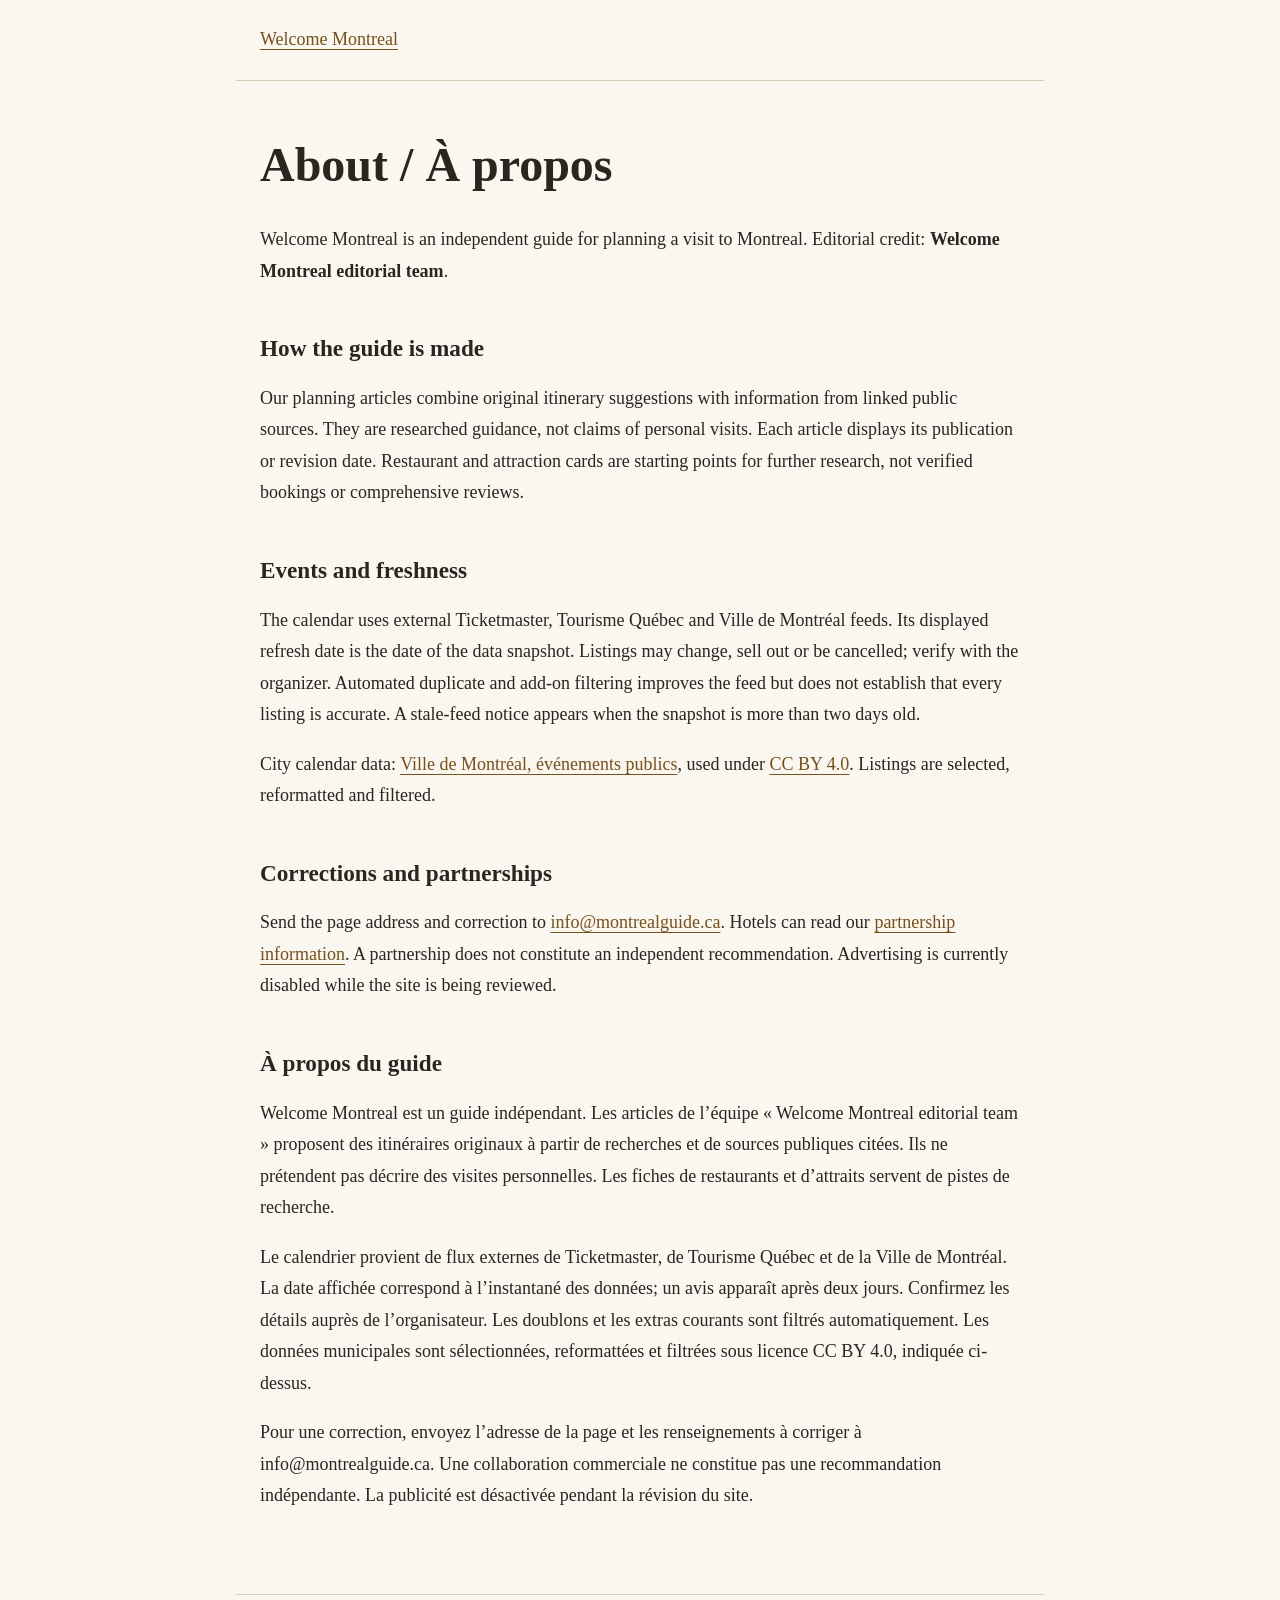
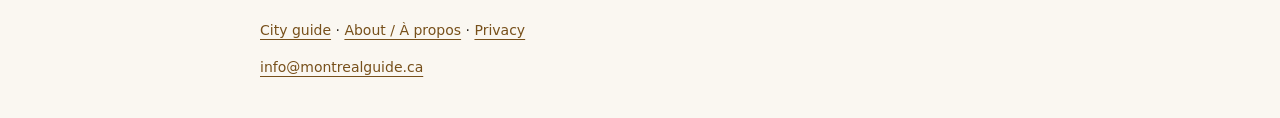
<file: about.html>
<!doctype html><html lang="en"><head><meta charset="utf-8"><meta name="viewport" content="width=device-width, initial-scale=1"><title>About / À propos — Welcome Montreal</title><meta name="description" content="About / À propos. Welcome Montreal editorial team, October 2026."><meta name="google-adsense-account" content="ca-pub-4276130467303652"><link rel="stylesheet" href="/guide.css"></head><body><header><a href="/">Welcome Montreal</a></header><main><h1>About / À propos</h1><p>Welcome Montreal is an independent guide for planning a visit to Montreal. Editorial credit: <strong>Welcome Montreal editorial team</strong>.</p><h2>How the guide is made</h2><p>Our planning articles combine original itinerary suggestions with information from linked public sources. They are researched guidance, not claims of personal visits. Each article displays its publication or revision date. Restaurant and attraction cards are starting points for further research, not verified bookings or comprehensive reviews.</p><h2>Events and freshness</h2><p>The calendar uses external Ticketmaster, Tourisme Québec and Ville de Montréal feeds. Its displayed refresh date is the date of the data snapshot. Listings may change, sell out or be cancelled; verify with the organizer. Automated duplicate and add-on filtering improves the feed but does not establish that every listing is accurate. A stale-feed notice appears when the snapshot is more than two days old.</p><p>City calendar data: <a href="https://donnees.montreal.ca/dataset/evenements-publics">Ville de Montréal, événements publics</a>, used under <a href="https://creativecommons.org/licenses/by/4.0/">CC BY 4.0</a>. Listings are selected, reformatted and filtered.</p><h2>Corrections and partnerships</h2><p>Send the page address and correction to <a href="mailto:info@montrealguide.ca">info@montrealguide.ca</a>. Hotels can read our <a href="/partners.html">partnership information</a>. A partnership does not constitute an independent recommendation. Advertising is currently disabled while the site is being reviewed.</p><section lang="fr"><h2>À propos du guide</h2><p>Welcome Montreal est un guide indépendant. Les articles de l’équipe « Welcome Montreal editorial team » proposent des itinéraires originaux à partir de recherches et de sources publiques citées. Ils ne prétendent pas décrire des visites personnelles. Les fiches de restaurants et d’attraits servent de pistes de recherche.</p><p>Le calendrier provient de flux externes de Ticketmaster, de Tourisme Québec et de la Ville de Montréal. La date affichée correspond à l’instantané des données; un avis apparaît après deux jours. Confirmez les détails auprès de l’organisateur. Les doublons et les extras courants sont filtrés automatiquement. Les données municipales sont sélectionnées, reformattées et filtrées sous licence CC BY 4.0, indiquée ci-dessus.</p><p>Pour une correction, envoyez l’adresse de la page et les renseignements à corriger à info@montrealguide.ca. Une collaboration commerciale ne constitue pas une recommandation indépendante. La publicité est désactivée pendant la révision du site.</p></section></main><footer><a href="/">City guide</a> · <a href="/about.html">About / À propos</a> · <a href="/privacy.html">Privacy</a><p><a href="mailto:info@montrealguide.ca">info@montrealguide.ca</a></p></footer></body></html>
</file>
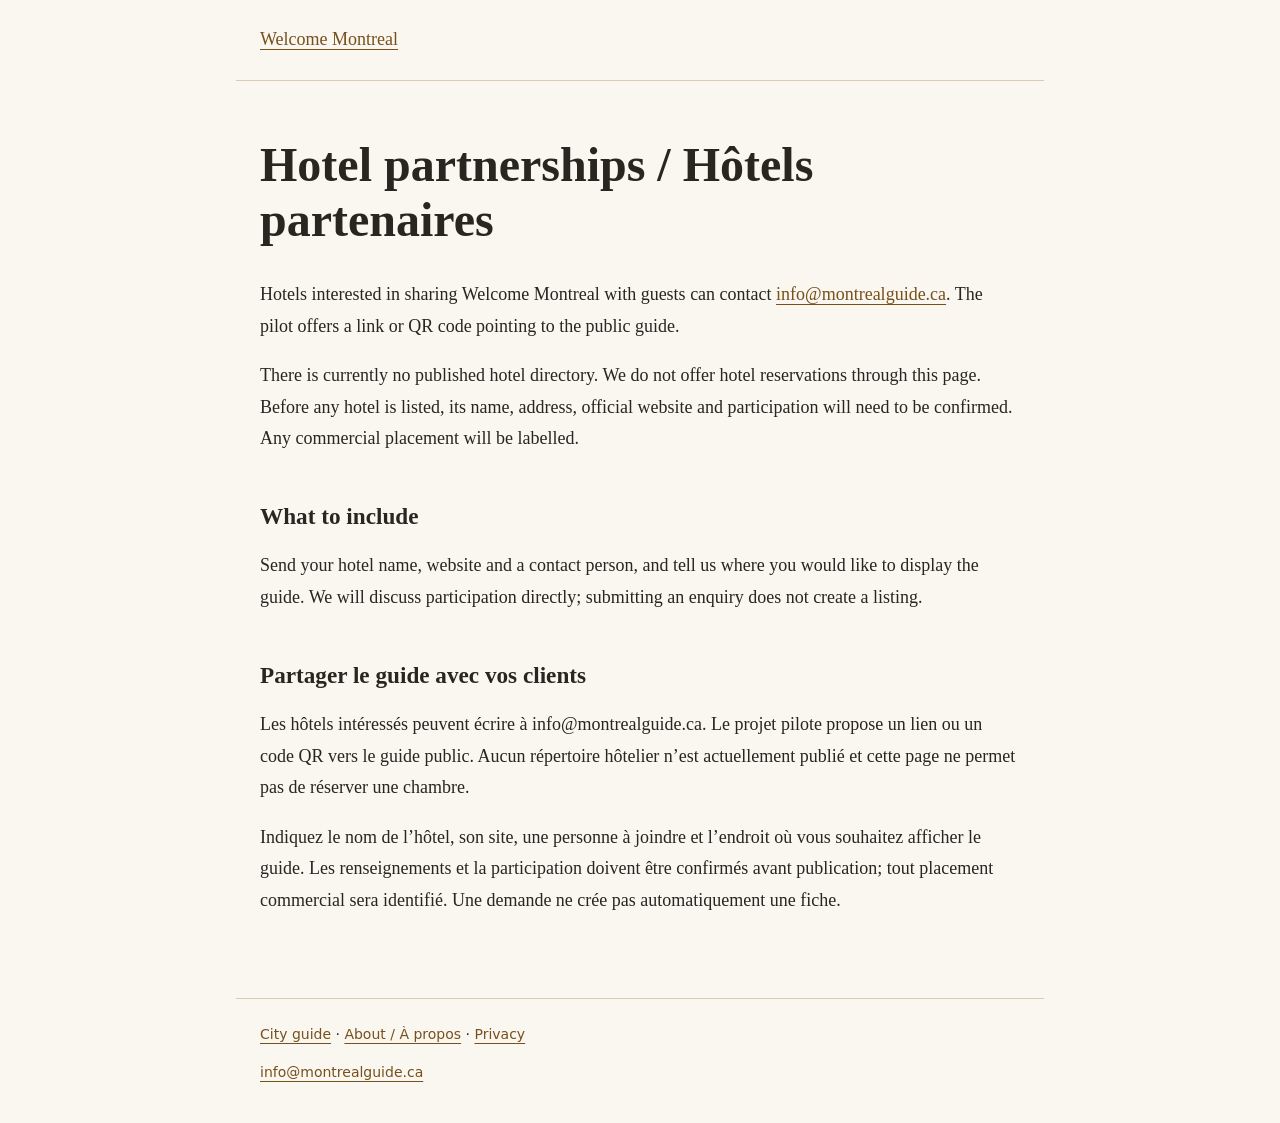
<file: partners.html>
<!doctype html><html lang="en"><head><meta charset="utf-8"><meta name="viewport" content="width=device-width, initial-scale=1"><title>Hotel partnerships / Hôtels partenaires — Welcome Montreal</title><meta name="description" content="Hotel partnerships / Hôtels partenaires. Welcome Montreal editorial team, October 2026."><meta name="google-adsense-account" content="ca-pub-4276130467303652"><link rel="stylesheet" href="/guide.css"></head><body><header><a href="/">Welcome Montreal</a></header><main><h1>Hotel partnerships / Hôtels partenaires</h1><p>Hotels interested in sharing Welcome Montreal with guests can contact <a href="mailto:info@montrealguide.ca">info@montrealguide.ca</a>. The pilot offers a link or QR code pointing to the public guide.</p><p>There is currently no published hotel directory. We do not offer hotel reservations through this page. Before any hotel is listed, its name, address, official website and participation will need to be confirmed. Any commercial placement will be labelled.</p><h2>What to include</h2><p>Send your hotel name, website and a contact person, and tell us where you would like to display the guide. We will discuss participation directly; submitting an enquiry does not create a listing.</p><section lang="fr"><h2>Partager le guide avec vos clients</h2><p>Les hôtels intéressés peuvent écrire à info@montrealguide.ca. Le projet pilote propose un lien ou un code QR vers le guide public. Aucun répertoire hôtelier n’est actuellement publié et cette page ne permet pas de réserver une chambre.</p><p>Indiquez le nom de l’hôtel, son site, une personne à joindre et l’endroit où vous souhaitez afficher le guide. Les renseignements et la participation doivent être confirmés avant publication; tout placement commercial sera identifié. Une demande ne crée pas automatiquement une fiche.</p></section></main><footer><a href="/">City guide</a> · <a href="/about.html">About / À propos</a> · <a href="/privacy.html">Privacy</a><p><a href="mailto:info@montrealguide.ca">info@montrealguide.ca</a></p></footer></body></html>
</file>
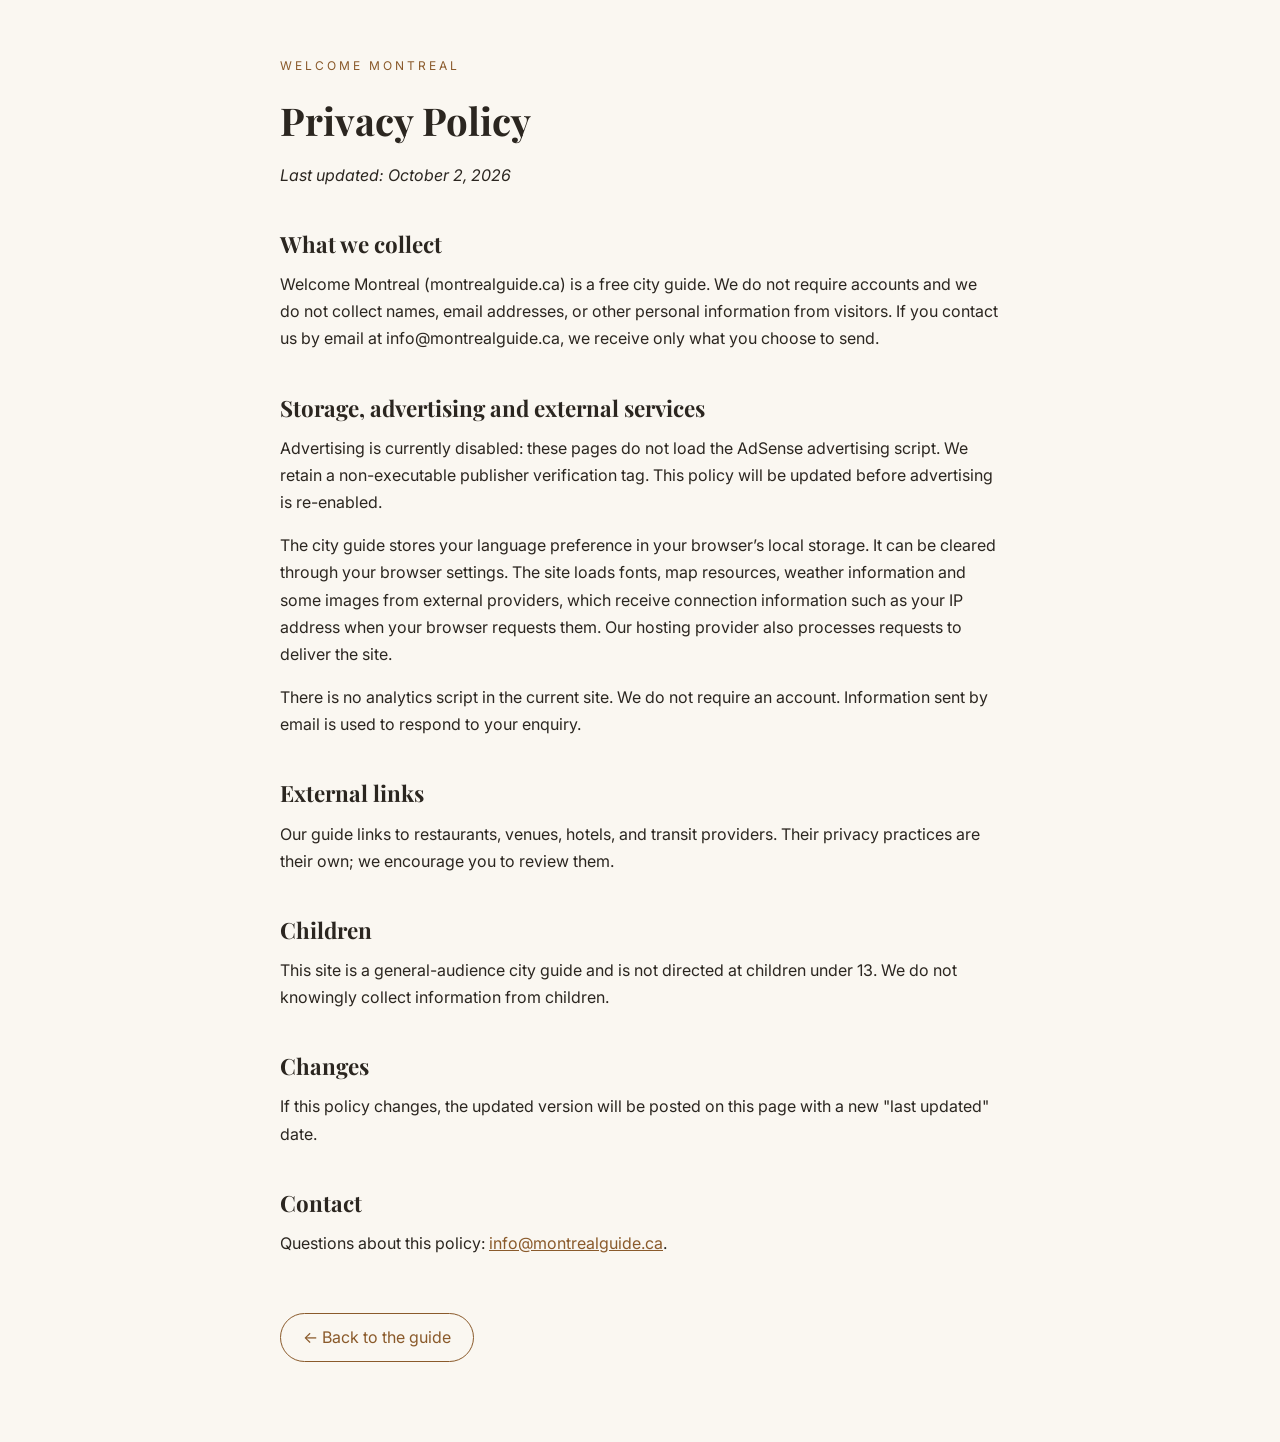
<file: privacy.html>
<!DOCTYPE html>
<html lang="en">
<head>
<meta charset="UTF-8">
<meta name="viewport" content="width=device-width, initial-scale=1.0">
<title>Privacy Policy — Welcome Montreal</title>
<meta name="description" content="Privacy policy for Welcome Montreal (montrealguide.ca).">
<link rel="preconnect" href="https://fonts.googleapis.com">
<link rel="preconnect" href="https://fonts.gstatic.com" crossorigin>
<link href="https://fonts.googleapis.com/css2?family=Playfair+Display:ital,wght@0,500;0,700;0,800;1,500;1,600&family=Inter:wght@400;500;600;700&display=swap" rel="stylesheet">
<meta name="google-adsense-account" content="ca-pub-4276130467303652">
<style>
  body{font-family:'Inter',sans-serif;background:#faf7f1;color:#2b2620;margin:0;line-height:1.7}
  .wrap{max-width:720px;margin:0 auto;padding:56px 24px 80px}
  h1{font-family:'Playfair Display',serif;font-size:2.4rem;margin:0 0 8px}
  h2{font-family:'Playfair Display',serif;font-size:1.4rem;margin:36px 0 8px}
  p{margin:0 0 16px}
  a{color:#8a5a2b}
  .kicker{letter-spacing:.25em;text-transform:uppercase;font-size:.75rem;color:#8a5a2b;margin-bottom:12px}
  .back{display:inline-block;margin-top:40px;text-decoration:none;border:1px solid #8a5a2b;padding:10px 22px;border-radius:999px;color:#8a5a2b}
</style>
</head>
<body>
<div class="wrap">
  <div class="kicker">Welcome Montreal</div>
  <h1>Privacy Policy</h1>
  <p><em>Last updated: October 2, 2026</em></p>

  <h2>What we collect</h2>
  <p>Welcome Montreal (montrealguide.ca) is a free city guide. We do not require accounts and we do not collect names, email addresses, or other personal information from visitors. If you contact us by email at info@montrealguide.ca, we receive only what you choose to send.</p>

  <h2>Storage, advertising and external services</h2><p>Advertising is currently disabled: these pages do not load the AdSense advertising script. We retain a non-executable publisher verification tag. This policy will be updated before advertising is re-enabled.</p><p>The city guide stores your language preference in your browser’s local storage. It can be cleared through your browser settings. The site loads fonts, map resources, weather information and some images from external providers, which receive connection information such as your IP address when your browser requests them. Our hosting provider also processes requests to deliver the site.</p><p>There is no analytics script in the current site. We do not require an account. Information sent by email is used to respond to your enquiry.</p><h2>External links</h2>
  <p>Our guide links to restaurants, venues, hotels, and transit providers. Their privacy practices are their own; we encourage you to review them.</p>

  <h2>Children</h2>
  <p>This site is a general-audience city guide and is not directed at children under 13. We do not knowingly collect information from children.</p>

  <h2>Changes</h2>
  <p>If this policy changes, the updated version will be posted on this page with a new "last updated" date.</p>

  <h2>Contact</h2>
  <p>Questions about this policy: <a href="mailto:info@montrealguide.ca">info@montrealguide.ca</a>.</p>

  <a class="back" href="/">← Back to the guide</a>
</div>
</body>
</html>
</file>
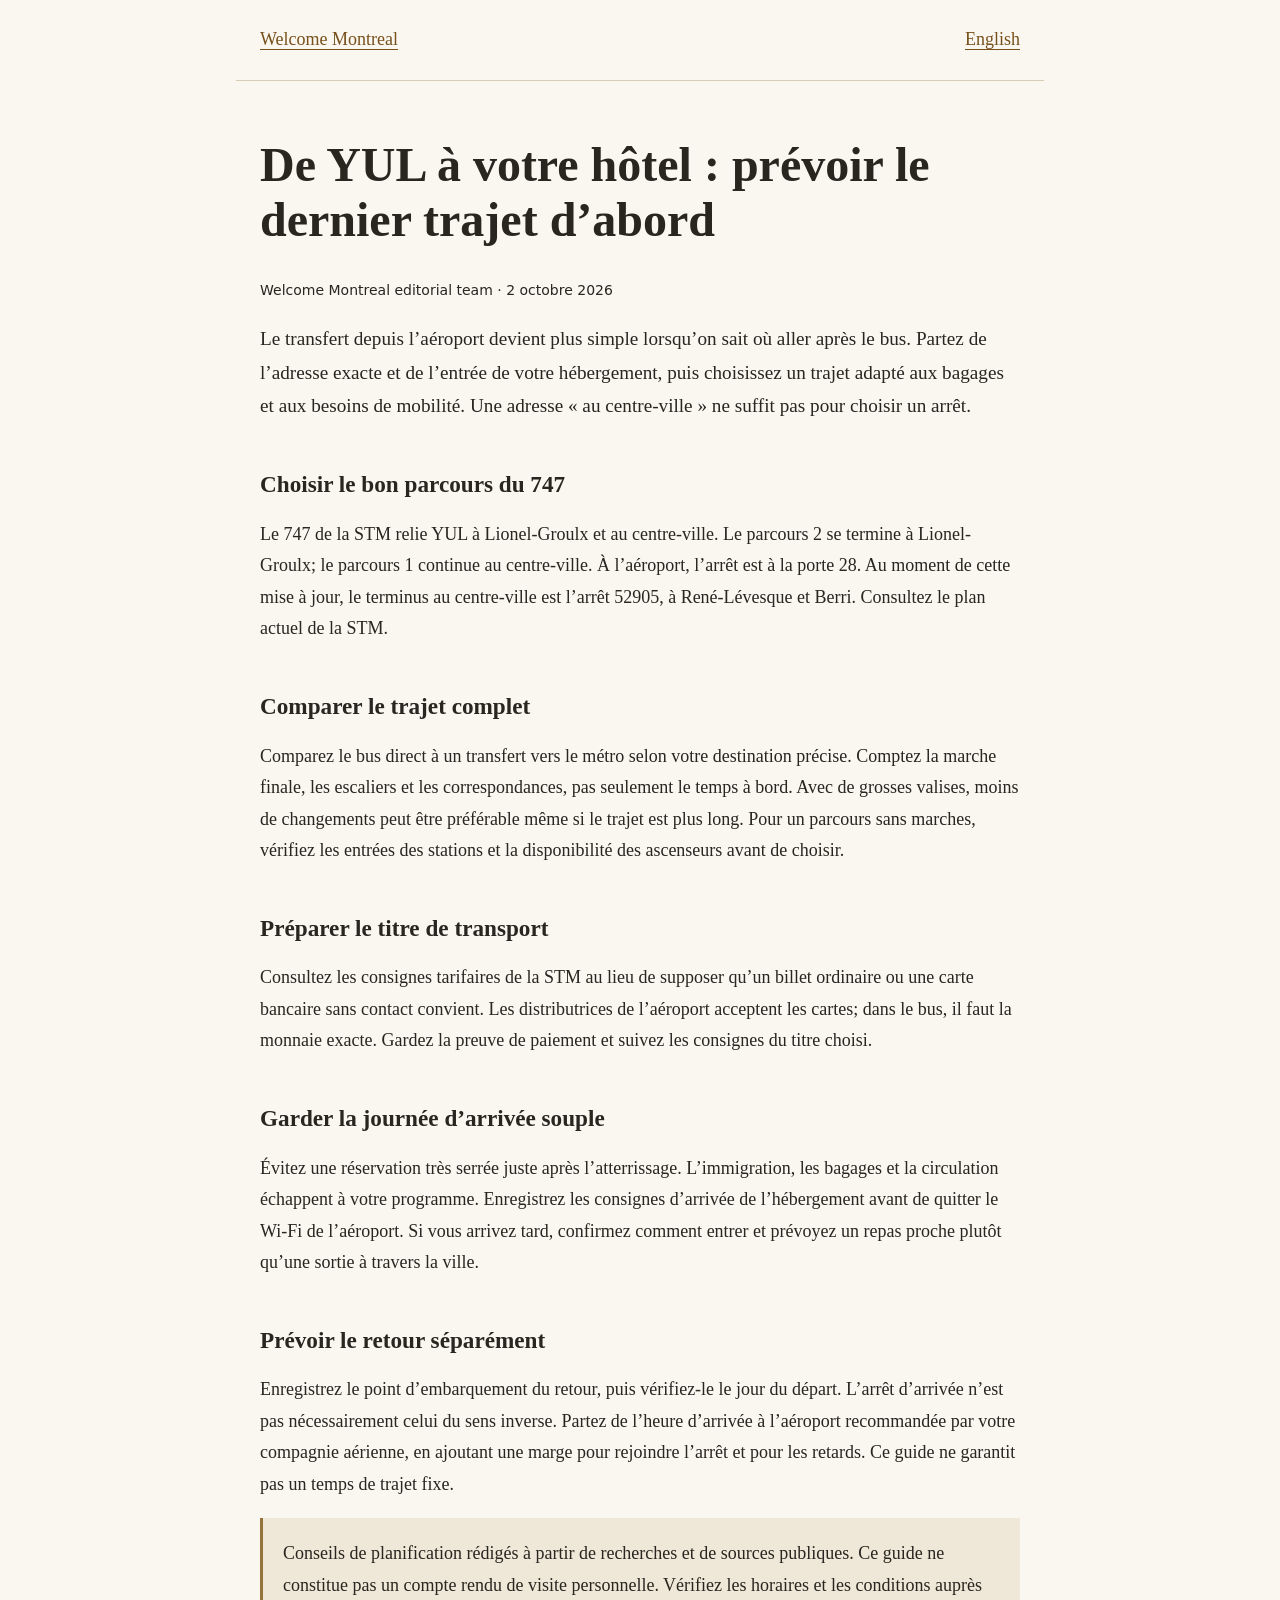
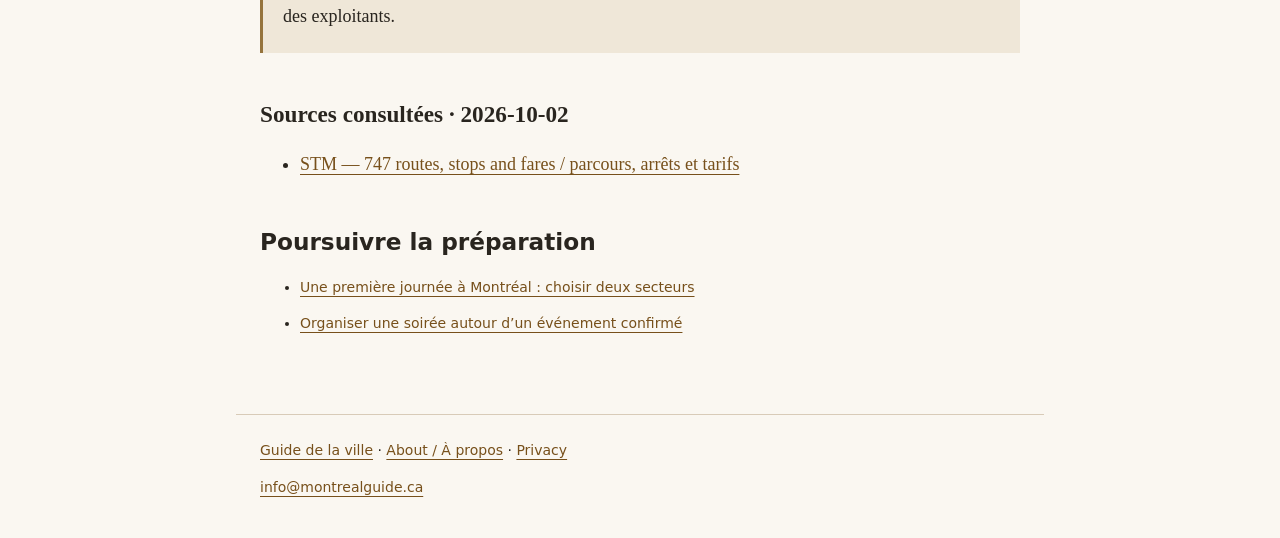
<file: guides/airport-and-transit-fr.html>
<!doctype html><html lang="fr"><head><meta charset="utf-8"><meta name="viewport" content="width=device-width, initial-scale=1"><title>De YUL à votre hôtel : prévoir le dernier trajet d’abord — Welcome Montreal</title><meta name="description" content="De YUL à votre hôtel : prévoir le dernier trajet d’abord. Welcome Montreal editorial team, October 2026."><meta name="google-adsense-account" content="ca-pub-4276130467303652"><link rel="stylesheet" href="/guide.css"><link rel="canonical" href="https://montrealguide.ca/guides/airport-and-transit-fr.html"><link rel="alternate" hreflang="en" href="https://montrealguide.ca/guides/airport-and-transit.html"><link rel="alternate" hreflang="fr" href="https://montrealguide.ca/guides/airport-and-transit-fr.html"></head><body><header><a href="/">Welcome Montreal</a><a lang="en" href="/guides/airport-and-transit.html">English</a></header><main><h1>De YUL à votre hôtel : prévoir le dernier trajet d’abord</h1><article><p class="meta">Welcome Montreal editorial team · <time datetime="2026-10-02">2 octobre 2026</time></p><p class="intro">Le transfert depuis l’aéroport devient plus simple lorsqu’on sait où aller après le bus. Partez de l’adresse exacte et de l’entrée de votre hébergement, puis choisissez un trajet adapté aux bagages et aux besoins de mobilité. Une adresse « au centre-ville » ne suffit pas pour choisir un arrêt.</p><section><h2>Choisir le bon parcours du 747</h2><p>Le 747 de la STM relie YUL à Lionel-Groulx et au centre-ville. Le parcours 2 se termine à Lionel-Groulx; le parcours 1 continue au centre-ville. À l’aéroport, l’arrêt est à la porte 28. Au moment de cette mise à jour, le terminus au centre-ville est l’arrêt 52905, à René-Lévesque et Berri. Consultez le plan actuel de la STM.</p></section><section><h2>Comparer le trajet complet</h2><p>Comparez le bus direct à un transfert vers le métro selon votre destination précise. Comptez la marche finale, les escaliers et les correspondances, pas seulement le temps à bord. Avec de grosses valises, moins de changements peut être préférable même si le trajet est plus long. Pour un parcours sans marches, vérifiez les entrées des stations et la disponibilité des ascenseurs avant de choisir.</p></section><section><h2>Préparer le titre de transport</h2><p>Consultez les consignes tarifaires de la STM au lieu de supposer qu’un billet ordinaire ou une carte bancaire sans contact convient. Les distributrices de l’aéroport acceptent les cartes; dans le bus, il faut la monnaie exacte. Gardez la preuve de paiement et suivez les consignes du titre choisi.</p></section><section><h2>Garder la journée d’arrivée souple</h2><p>Évitez une réservation très serrée juste après l’atterrissage. L’immigration, les bagages et la circulation échappent à votre programme. Enregistrez les consignes d’arrivée de l’hébergement avant de quitter le Wi-Fi de l’aéroport. Si vous arrivez tard, confirmez comment entrer et prévoyez un repas proche plutôt qu’une sortie à travers la ville.</p></section><section><h2>Prévoir le retour séparément</h2><p>Enregistrez le point d’embarquement du retour, puis vérifiez-le le jour du départ. L’arrêt d’arrivée n’est pas nécessairement celui du sens inverse. Partez de l’heure d’arrivée à l’aéroport recommandée par votre compagnie aérienne, en ajoutant une marge pour rejoindre l’arrêt et pour les retards. Ce guide ne garantit pas un temps de trajet fixe.</p></section><p class="note">Conseils de planification rédigés à partir de recherches et de sources publiques. Ce guide ne constitue pas un compte rendu de visite personnelle. Vérifiez les horaires et les conditions auprès des exploitants.</p><h2>Sources consultées · 2026-10-02</h2><ul><li><a href="https://www.stm.info/en/info/networks/bus-network-and-schedules-enlightened/747-yul-montreal-trudeau-airport-downtown">STM — 747 routes, stops and fares / parcours, arrêts et tarifs</a></li></ul></article><nav aria-label="Autres guides"><h2>Poursuivre la préparation</h2><ul><li><a href="/guides/first-visit-fr.html">Une première journée à Montréal : choisir deux secteurs</a></li><li><a href="/guides/evening-out-fr.html">Organiser une soirée autour d’un événement confirmé</a></li></ul></nav></main><footer><a href="/">Guide de la ville</a> · <a href="/about.html">About / À propos</a> · <a href="/privacy.html">Privacy</a><p><a href="mailto:info@montrealguide.ca">info@montrealguide.ca</a></p></footer></body></html>
</file>
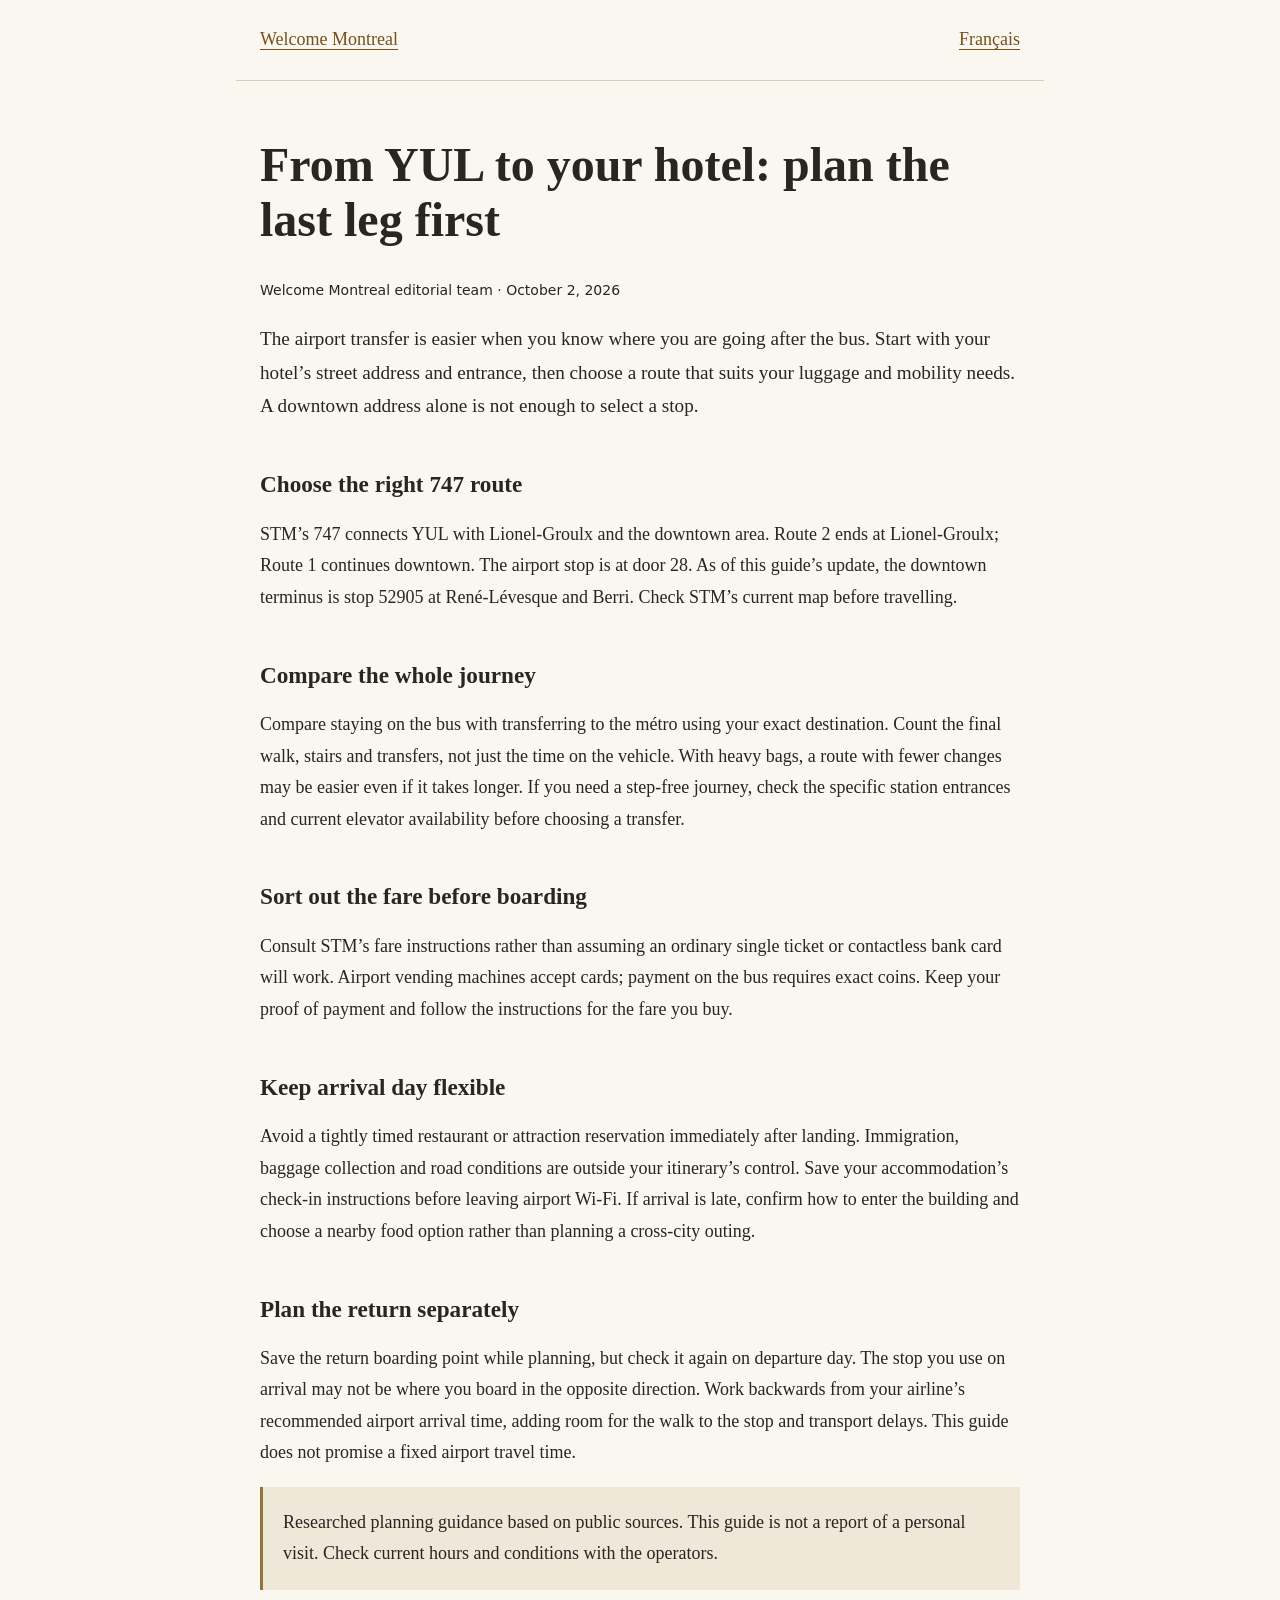
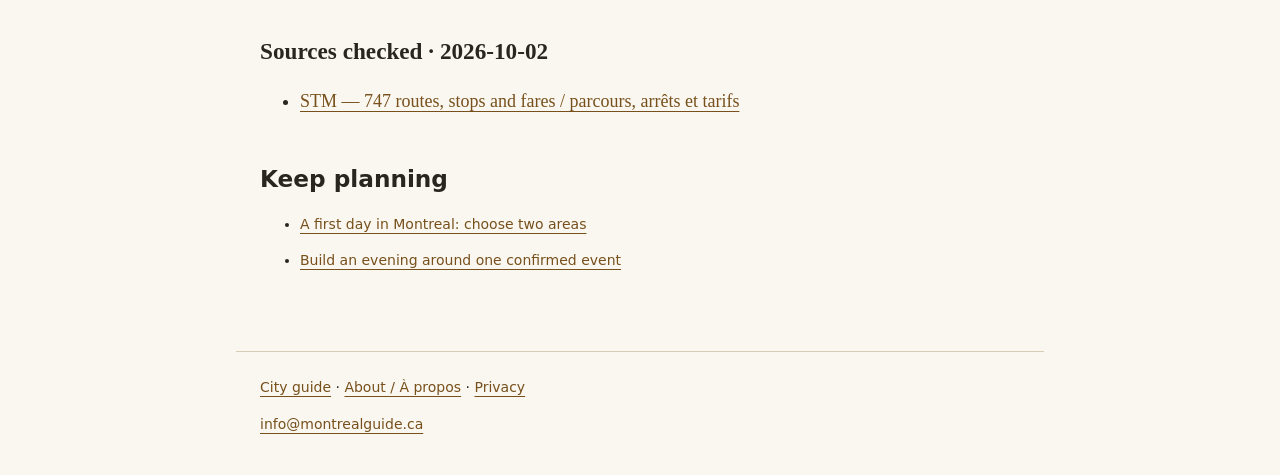
<file: guides/airport-and-transit.html>
<!doctype html><html lang="en"><head><meta charset="utf-8"><meta name="viewport" content="width=device-width, initial-scale=1"><title>From YUL to your hotel: plan the last leg first — Welcome Montreal</title><meta name="description" content="From YUL to your hotel: plan the last leg first. Welcome Montreal editorial team, October 2026."><meta name="google-adsense-account" content="ca-pub-4276130467303652"><link rel="stylesheet" href="/guide.css"><link rel="canonical" href="https://montrealguide.ca/guides/airport-and-transit.html"><link rel="alternate" hreflang="en" href="https://montrealguide.ca/guides/airport-and-transit.html"><link rel="alternate" hreflang="fr" href="https://montrealguide.ca/guides/airport-and-transit-fr.html"></head><body><header><a href="/">Welcome Montreal</a><a lang="fr" href="/guides/airport-and-transit-fr.html">Français</a></header><main><h1>From YUL to your hotel: plan the last leg first</h1><article><p class="meta">Welcome Montreal editorial team · <time datetime="2026-10-02">October 2, 2026</time></p><p class="intro">The airport transfer is easier when you know where you are going after the bus. Start with your hotel’s street address and entrance, then choose a route that suits your luggage and mobility needs. A downtown address alone is not enough to select a stop.</p><section><h2>Choose the right 747 route</h2><p>STM’s 747 connects YUL with Lionel-Groulx and the downtown area. Route 2 ends at Lionel-Groulx; Route 1 continues downtown. The airport stop is at door 28. As of this guide’s update, the downtown terminus is stop 52905 at René-Lévesque and Berri. Check STM’s current map before travelling.</p></section><section><h2>Compare the whole journey</h2><p>Compare staying on the bus with transferring to the métro using your exact destination. Count the final walk, stairs and transfers, not just the time on the vehicle. With heavy bags, a route with fewer changes may be easier even if it takes longer. If you need a step-free journey, check the specific station entrances and current elevator availability before choosing a transfer.</p></section><section><h2>Sort out the fare before boarding</h2><p>Consult STM’s fare instructions rather than assuming an ordinary single ticket or contactless bank card will work. Airport vending machines accept cards; payment on the bus requires exact coins. Keep your proof of payment and follow the instructions for the fare you buy.</p></section><section><h2>Keep arrival day flexible</h2><p>Avoid a tightly timed restaurant or attraction reservation immediately after landing. Immigration, baggage collection and road conditions are outside your itinerary’s control. Save your accommodation’s check-in instructions before leaving airport Wi-Fi. If arrival is late, confirm how to enter the building and choose a nearby food option rather than planning a cross-city outing.</p></section><section><h2>Plan the return separately</h2><p>Save the return boarding point while planning, but check it again on departure day. The stop you use on arrival may not be where you board in the opposite direction. Work backwards from your airline’s recommended airport arrival time, adding room for the walk to the stop and transport delays. This guide does not promise a fixed airport travel time.</p></section><p class="note">Researched planning guidance based on public sources. This guide is not a report of a personal visit. Check current hours and conditions with the operators.</p><h2>Sources checked · 2026-10-02</h2><ul><li><a href="https://www.stm.info/en/info/networks/bus-network-and-schedules-enlightened/747-yul-montreal-trudeau-airport-downtown">STM — 747 routes, stops and fares / parcours, arrêts et tarifs</a></li></ul></article><nav aria-label="More guides"><h2>Keep planning</h2><ul><li><a href="/guides/first-visit.html">A first day in Montreal: choose two areas</a></li><li><a href="/guides/evening-out.html">Build an evening around one confirmed event</a></li></ul></nav></main><footer><a href="/">City guide</a> · <a href="/about.html">About / À propos</a> · <a href="/privacy.html">Privacy</a><p><a href="mailto:info@montrealguide.ca">info@montrealguide.ca</a></p></footer></body></html>
</file>
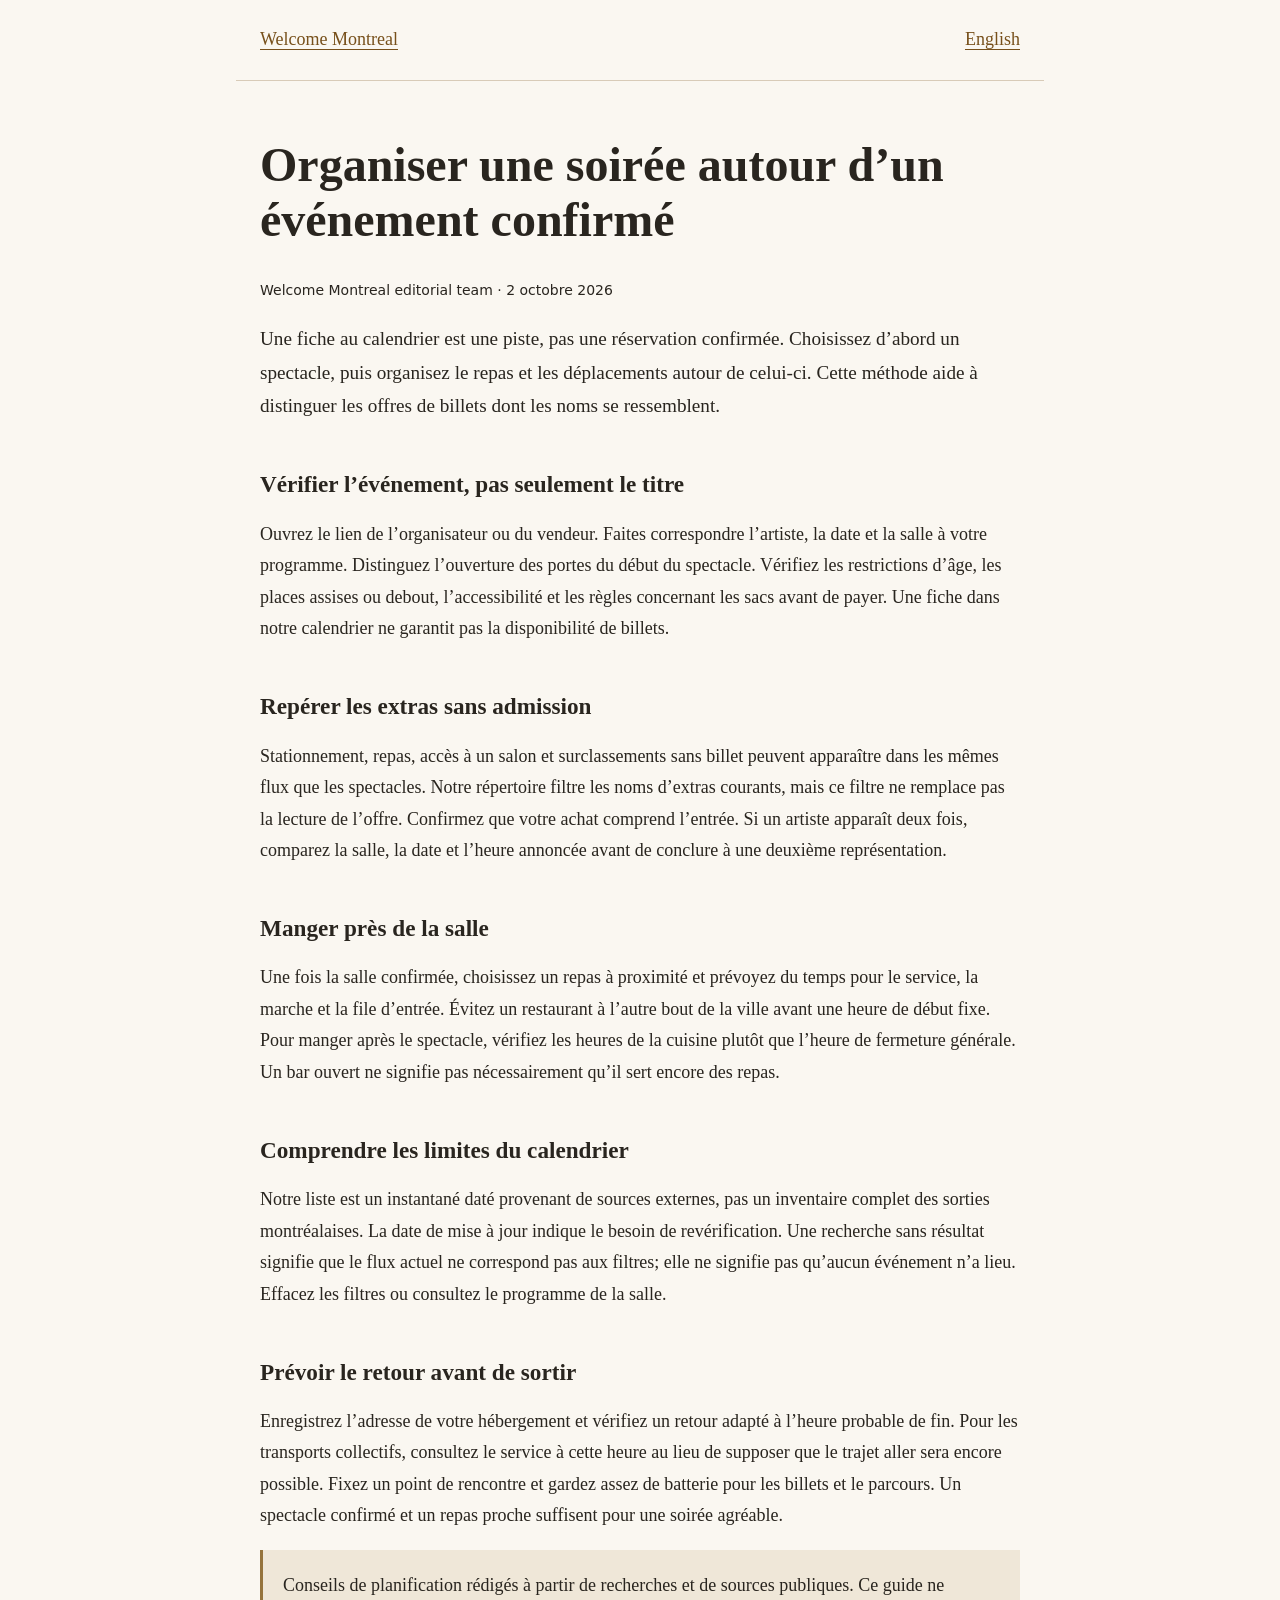
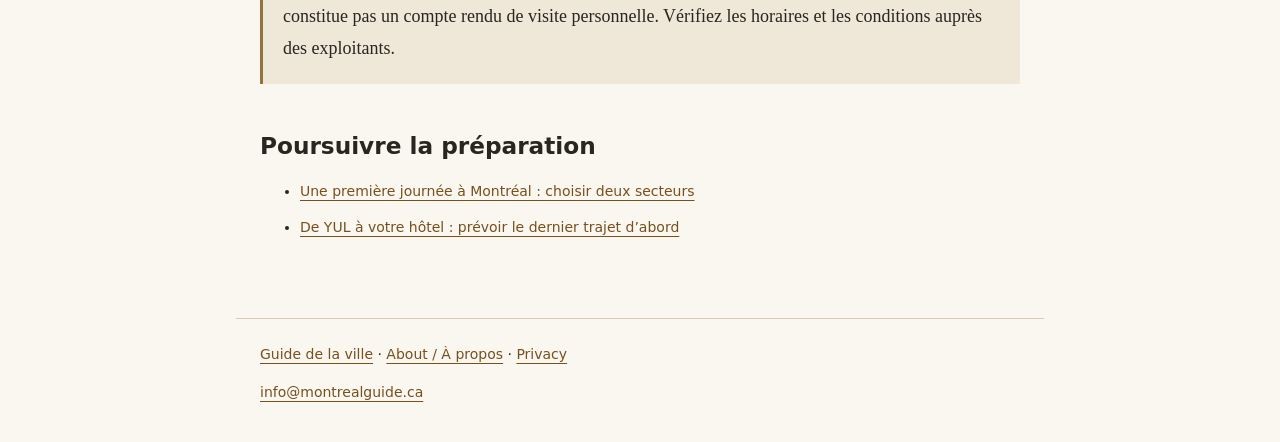
<file: guides/evening-out-fr.html>
<!doctype html><html lang="fr"><head><meta charset="utf-8"><meta name="viewport" content="width=device-width, initial-scale=1"><title>Organiser une soirée autour d’un événement confirmé — Welcome Montreal</title><meta name="description" content="Organiser une soirée autour d’un événement confirmé. Welcome Montreal editorial team, October 2026."><meta name="google-adsense-account" content="ca-pub-4276130467303652"><link rel="stylesheet" href="/guide.css"><link rel="canonical" href="https://montrealguide.ca/guides/evening-out-fr.html"><link rel="alternate" hreflang="en" href="https://montrealguide.ca/guides/evening-out.html"><link rel="alternate" hreflang="fr" href="https://montrealguide.ca/guides/evening-out-fr.html"></head><body><header><a href="/">Welcome Montreal</a><a lang="en" href="/guides/evening-out.html">English</a></header><main><h1>Organiser une soirée autour d’un événement confirmé</h1><article><p class="meta">Welcome Montreal editorial team · <time datetime="2026-10-02">2 octobre 2026</time></p><p class="intro">Une fiche au calendrier est une piste, pas une réservation confirmée. Choisissez d’abord un spectacle, puis organisez le repas et les déplacements autour de celui-ci. Cette méthode aide à distinguer les offres de billets dont les noms se ressemblent.</p><section><h2>Vérifier l’événement, pas seulement le titre</h2><p>Ouvrez le lien de l’organisateur ou du vendeur. Faites correspondre l’artiste, la date et la salle à votre programme. Distinguez l’ouverture des portes du début du spectacle. Vérifiez les restrictions d’âge, les places assises ou debout, l’accessibilité et les règles concernant les sacs avant de payer. Une fiche dans notre calendrier ne garantit pas la disponibilité de billets.</p></section><section><h2>Repérer les extras sans admission</h2><p>Stationnement, repas, accès à un salon et surclassements sans billet peuvent apparaître dans les mêmes flux que les spectacles. Notre répertoire filtre les noms d’extras courants, mais ce filtre ne remplace pas la lecture de l’offre. Confirmez que votre achat comprend l’entrée. Si un artiste apparaît deux fois, comparez la salle, la date et l’heure annoncée avant de conclure à une deuxième représentation.</p></section><section><h2>Manger près de la salle</h2><p>Une fois la salle confirmée, choisissez un repas à proximité et prévoyez du temps pour le service, la marche et la file d’entrée. Évitez un restaurant à l’autre bout de la ville avant une heure de début fixe. Pour manger après le spectacle, vérifiez les heures de la cuisine plutôt que l’heure de fermeture générale. Un bar ouvert ne signifie pas nécessairement qu’il sert encore des repas.</p></section><section><h2>Comprendre les limites du calendrier</h2><p>Notre liste est un instantané daté provenant de sources externes, pas un inventaire complet des sorties montréalaises. La date de mise à jour indique le besoin de revérification. Une recherche sans résultat signifie que le flux actuel ne correspond pas aux filtres; elle ne signifie pas qu’aucun événement n’a lieu. Effacez les filtres ou consultez le programme de la salle.</p></section><section><h2>Prévoir le retour avant de sortir</h2><p>Enregistrez l’adresse de votre hébergement et vérifiez un retour adapté à l’heure probable de fin. Pour les transports collectifs, consultez le service à cette heure au lieu de supposer que le trajet aller sera encore possible. Fixez un point de rencontre et gardez assez de batterie pour les billets et le parcours. Un spectacle confirmé et un repas proche suffisent pour une soirée agréable.</p></section><p class="note">Conseils de planification rédigés à partir de recherches et de sources publiques. Ce guide ne constitue pas un compte rendu de visite personnelle. Vérifiez les horaires et les conditions auprès des exploitants.</p></article><nav aria-label="Autres guides"><h2>Poursuivre la préparation</h2><ul><li><a href="/guides/first-visit-fr.html">Une première journée à Montréal : choisir deux secteurs</a></li><li><a href="/guides/airport-and-transit-fr.html">De YUL à votre hôtel : prévoir le dernier trajet d’abord</a></li></ul></nav></main><footer><a href="/">Guide de la ville</a> · <a href="/about.html">About / À propos</a> · <a href="/privacy.html">Privacy</a><p><a href="mailto:info@montrealguide.ca">info@montrealguide.ca</a></p></footer></body></html>
</file>
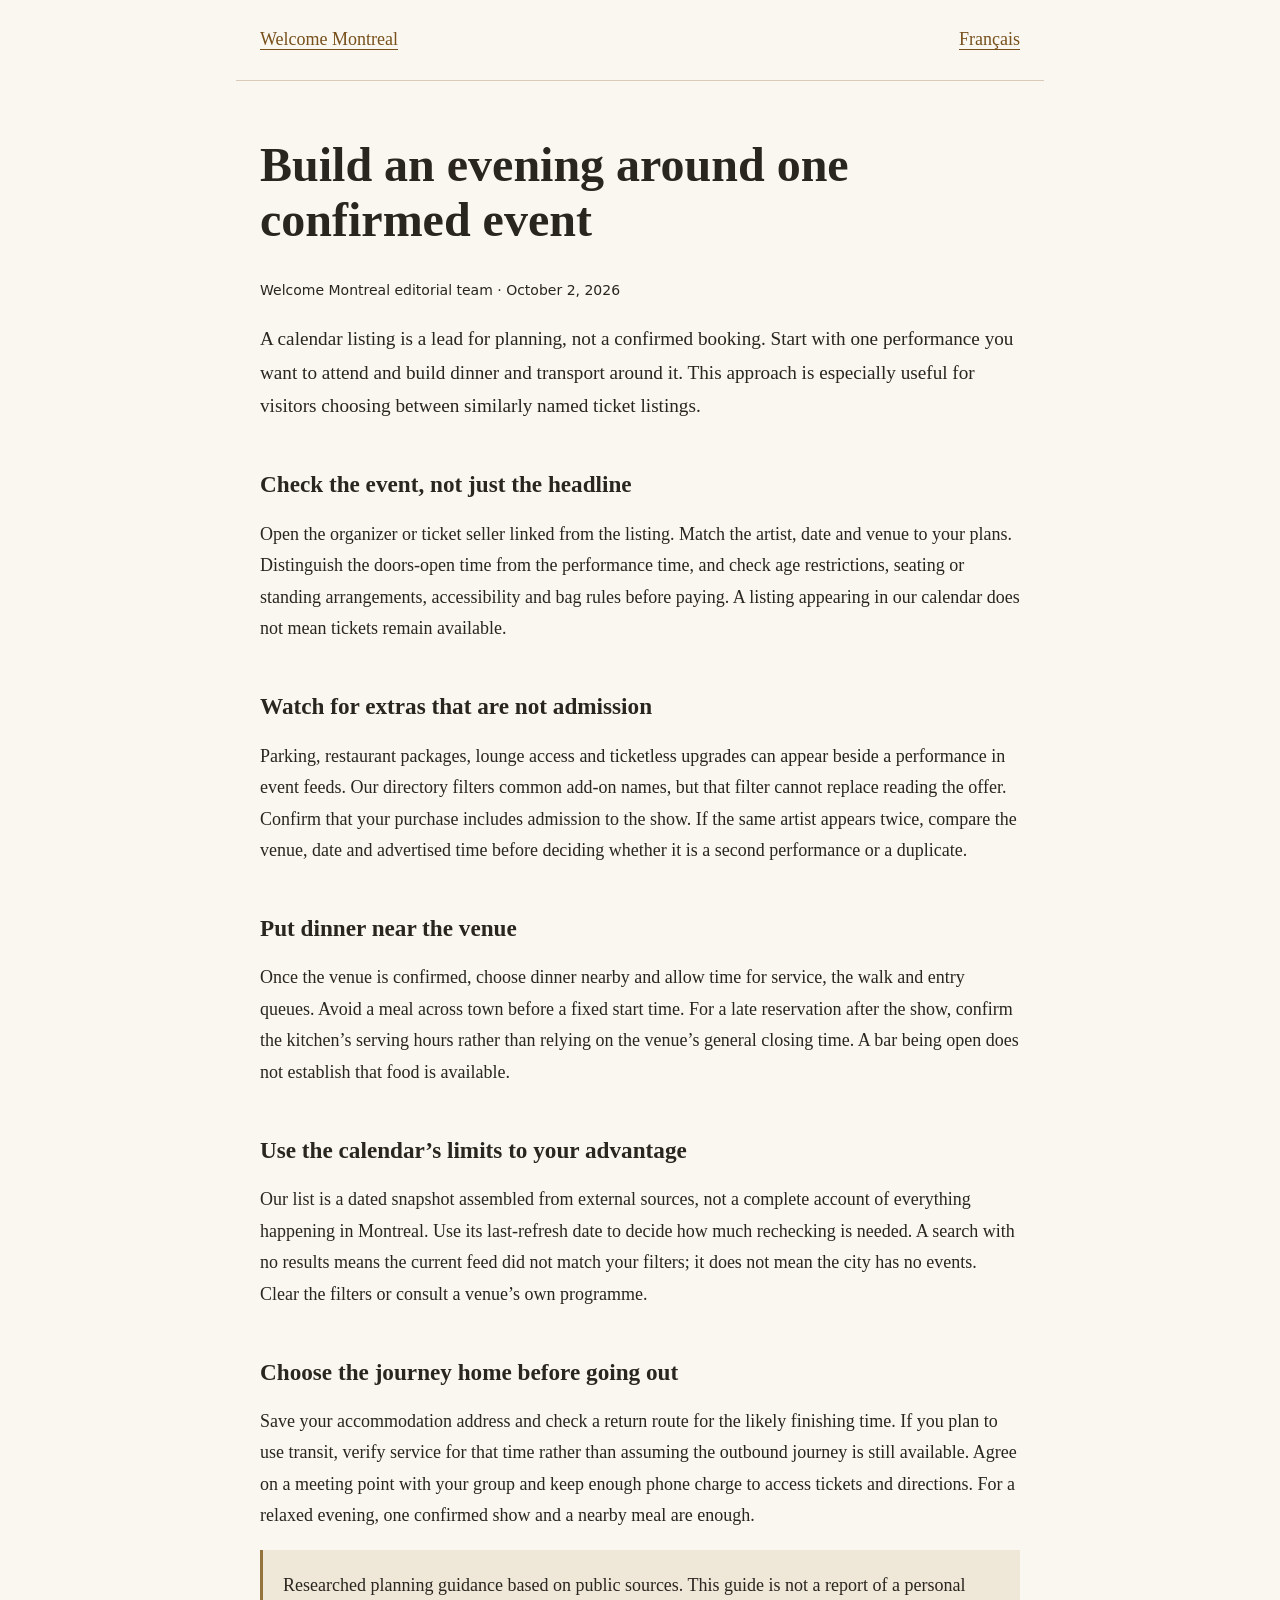
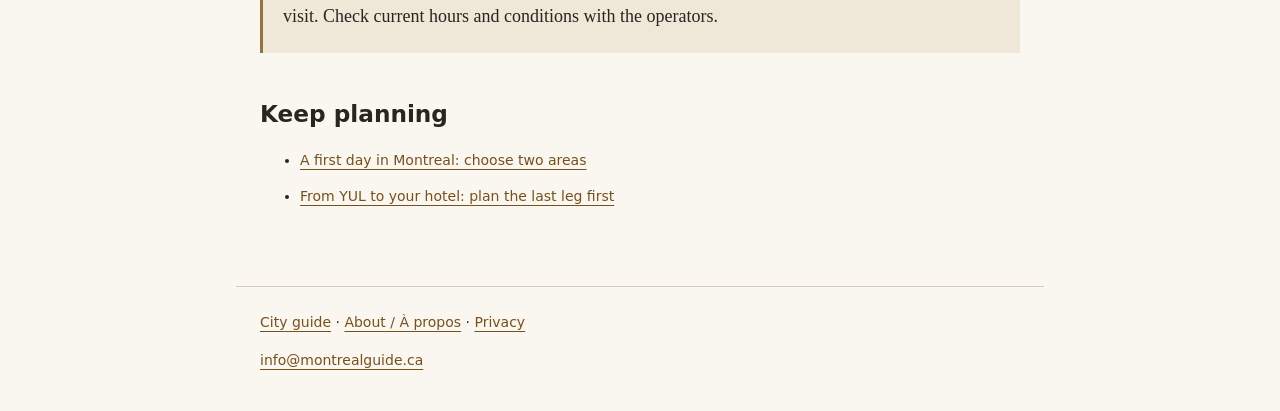
<file: guides/evening-out.html>
<!doctype html><html lang="en"><head><meta charset="utf-8"><meta name="viewport" content="width=device-width, initial-scale=1"><title>Build an evening around one confirmed event — Welcome Montreal</title><meta name="description" content="Build an evening around one confirmed event. Welcome Montreal editorial team, October 2026."><meta name="google-adsense-account" content="ca-pub-4276130467303652"><link rel="stylesheet" href="/guide.css"><link rel="canonical" href="https://montrealguide.ca/guides/evening-out.html"><link rel="alternate" hreflang="en" href="https://montrealguide.ca/guides/evening-out.html"><link rel="alternate" hreflang="fr" href="https://montrealguide.ca/guides/evening-out-fr.html"></head><body><header><a href="/">Welcome Montreal</a><a lang="fr" href="/guides/evening-out-fr.html">Français</a></header><main><h1>Build an evening around one confirmed event</h1><article><p class="meta">Welcome Montreal editorial team · <time datetime="2026-10-02">October 2, 2026</time></p><p class="intro">A calendar listing is a lead for planning, not a confirmed booking. Start with one performance you want to attend and build dinner and transport around it. This approach is especially useful for visitors choosing between similarly named ticket listings.</p><section><h2>Check the event, not just the headline</h2><p>Open the organizer or ticket seller linked from the listing. Match the artist, date and venue to your plans. Distinguish the doors-open time from the performance time, and check age restrictions, seating or standing arrangements, accessibility and bag rules before paying. A listing appearing in our calendar does not mean tickets remain available.</p></section><section><h2>Watch for extras that are not admission</h2><p>Parking, restaurant packages, lounge access and ticketless upgrades can appear beside a performance in event feeds. Our directory filters common add-on names, but that filter cannot replace reading the offer. Confirm that your purchase includes admission to the show. If the same artist appears twice, compare the venue, date and advertised time before deciding whether it is a second performance or a duplicate.</p></section><section><h2>Put dinner near the venue</h2><p>Once the venue is confirmed, choose dinner nearby and allow time for service, the walk and entry queues. Avoid a meal across town before a fixed start time. For a late reservation after the show, confirm the kitchen’s serving hours rather than relying on the venue’s general closing time. A bar being open does not establish that food is available.</p></section><section><h2>Use the calendar’s limits to your advantage</h2><p>Our list is a dated snapshot assembled from external sources, not a complete account of everything happening in Montreal. Use its last-refresh date to decide how much rechecking is needed. A search with no results means the current feed did not match your filters; it does not mean the city has no events. Clear the filters or consult a venue’s own programme.</p></section><section><h2>Choose the journey home before going out</h2><p>Save your accommodation address and check a return route for the likely finishing time. If you plan to use transit, verify service for that time rather than assuming the outbound journey is still available. Agree on a meeting point with your group and keep enough phone charge to access tickets and directions. For a relaxed evening, one confirmed show and a nearby meal are enough.</p></section><p class="note">Researched planning guidance based on public sources. This guide is not a report of a personal visit. Check current hours and conditions with the operators.</p></article><nav aria-label="More guides"><h2>Keep planning</h2><ul><li><a href="/guides/first-visit.html">A first day in Montreal: choose two areas</a></li><li><a href="/guides/airport-and-transit.html">From YUL to your hotel: plan the last leg first</a></li></ul></nav></main><footer><a href="/">City guide</a> · <a href="/about.html">About / À propos</a> · <a href="/privacy.html">Privacy</a><p><a href="mailto:info@montrealguide.ca">info@montrealguide.ca</a></p></footer></body></html>
</file>
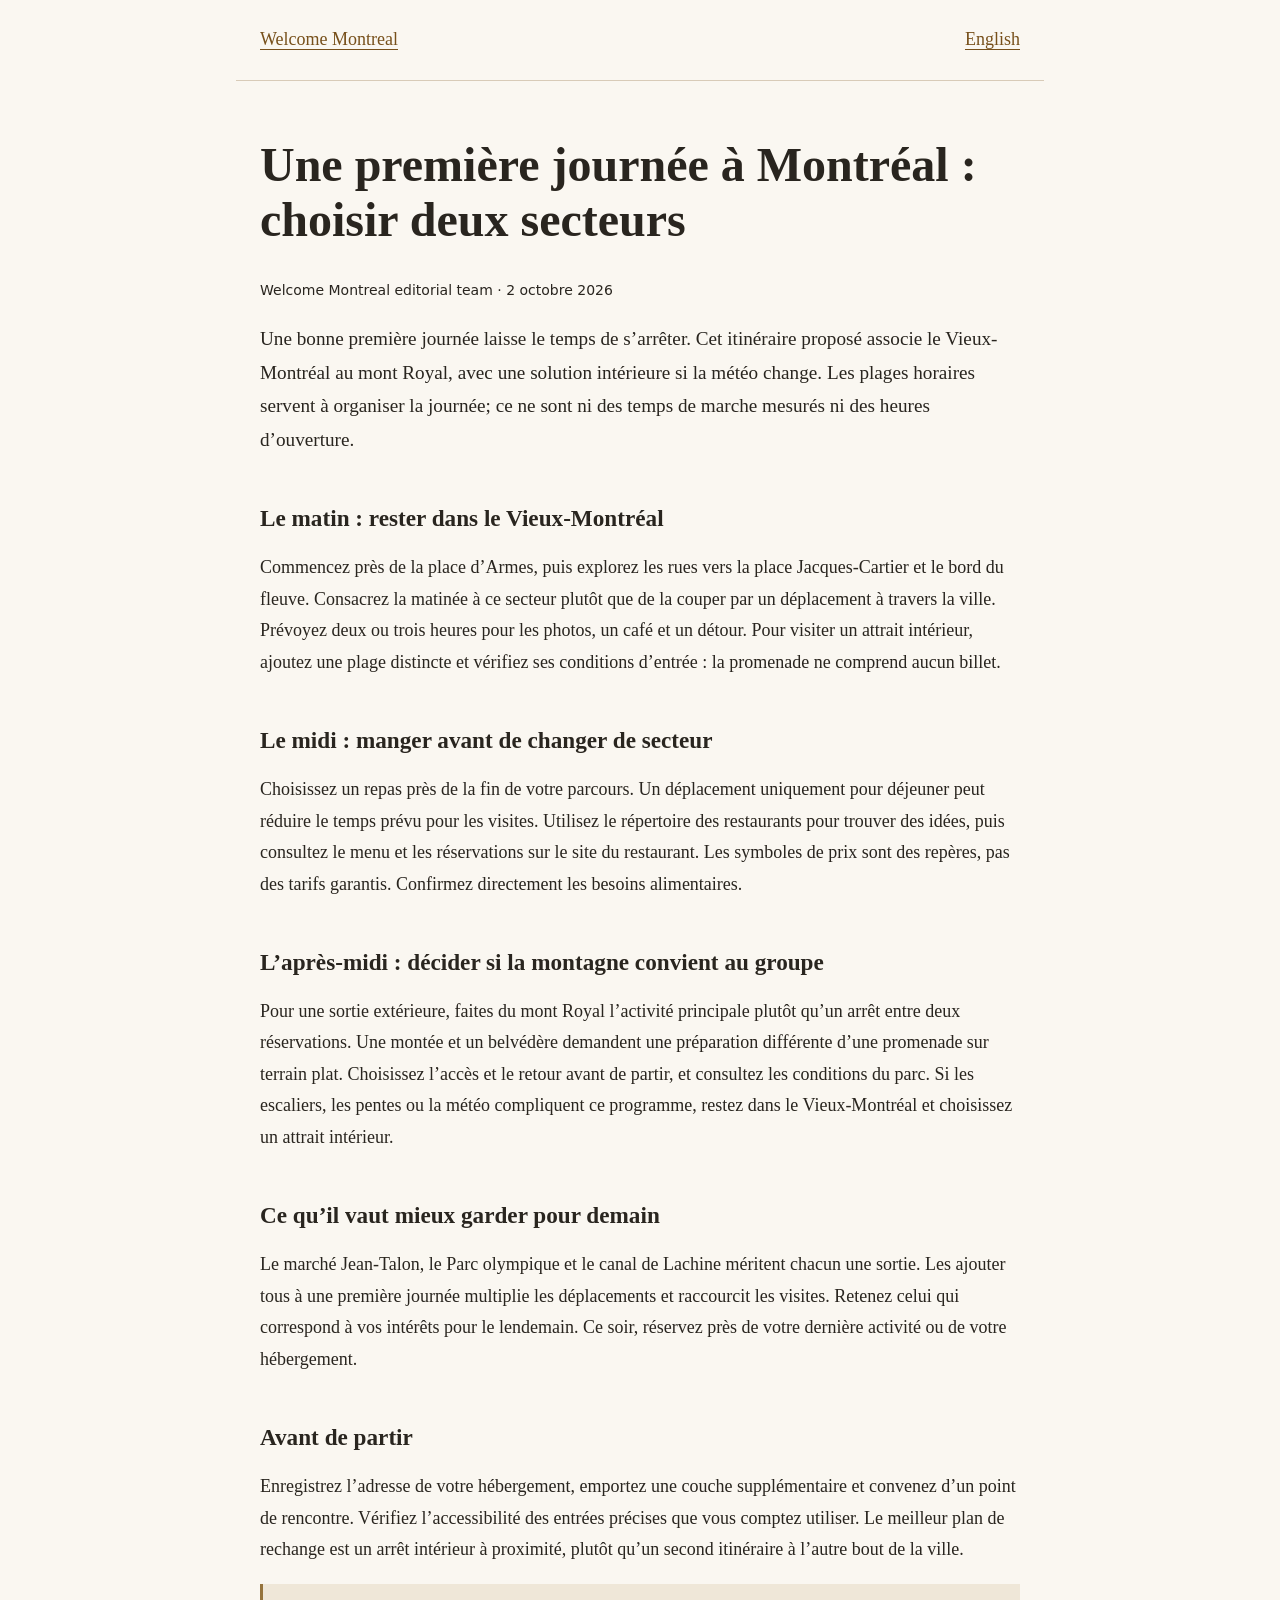
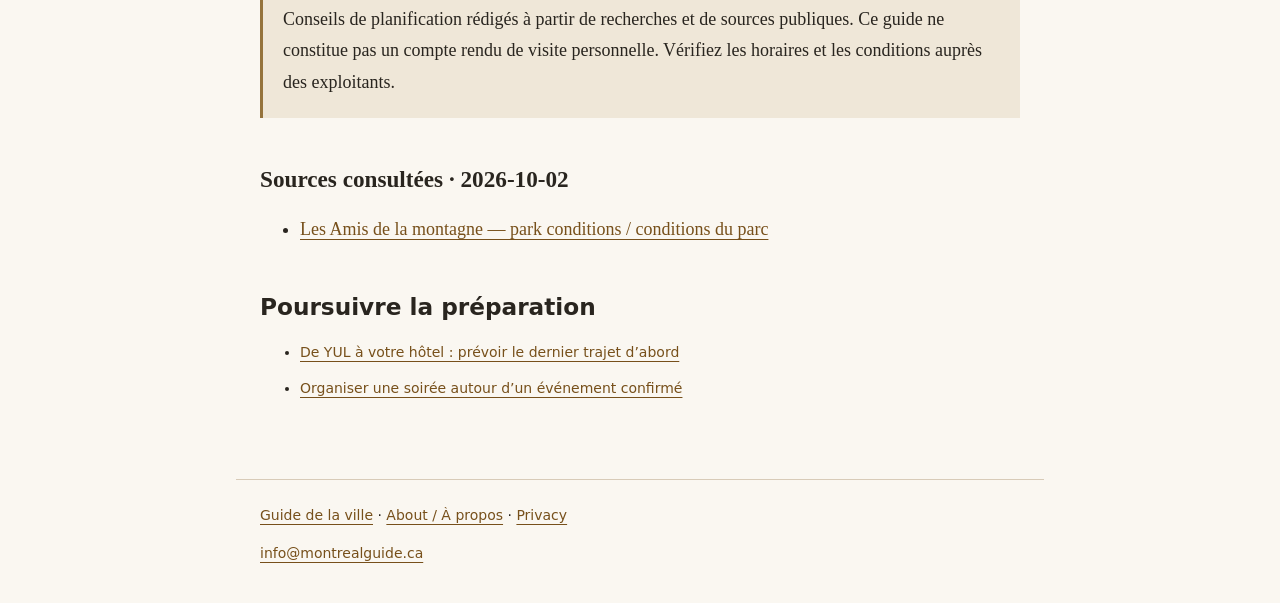
<file: guides/first-visit-fr.html>
<!doctype html><html lang="fr"><head><meta charset="utf-8"><meta name="viewport" content="width=device-width, initial-scale=1"><title>Une première journée à Montréal : choisir deux secteurs — Welcome Montreal</title><meta name="description" content="Une première journée à Montréal : choisir deux secteurs. Welcome Montreal editorial team, October 2026."><meta name="google-adsense-account" content="ca-pub-4276130467303652"><link rel="stylesheet" href="/guide.css"><link rel="canonical" href="https://montrealguide.ca/guides/first-visit-fr.html"><link rel="alternate" hreflang="en" href="https://montrealguide.ca/guides/first-visit.html"><link rel="alternate" hreflang="fr" href="https://montrealguide.ca/guides/first-visit-fr.html"></head><body><header><a href="/">Welcome Montreal</a><a lang="en" href="/guides/first-visit.html">English</a></header><main><h1>Une première journée à Montréal : choisir deux secteurs</h1><article><p class="meta">Welcome Montreal editorial team · <time datetime="2026-10-02">2 octobre 2026</time></p><p class="intro">Une bonne première journée laisse le temps de s’arrêter. Cet itinéraire proposé associe le Vieux-Montréal au mont Royal, avec une solution intérieure si la météo change. Les plages horaires servent à organiser la journée; ce ne sont ni des temps de marche mesurés ni des heures d’ouverture.</p><section><h2>Le matin : rester dans le Vieux-Montréal</h2><p>Commencez près de la place d’Armes, puis explorez les rues vers la place Jacques-Cartier et le bord du fleuve. Consacrez la matinée à ce secteur plutôt que de la couper par un déplacement à travers la ville. Prévoyez deux ou trois heures pour les photos, un café et un détour. Pour visiter un attrait intérieur, ajoutez une plage distincte et vérifiez ses conditions d’entrée : la promenade ne comprend aucun billet.</p></section><section><h2>Le midi : manger avant de changer de secteur</h2><p>Choisissez un repas près de la fin de votre parcours. Un déplacement uniquement pour déjeuner peut réduire le temps prévu pour les visites. Utilisez le répertoire des restaurants pour trouver des idées, puis consultez le menu et les réservations sur le site du restaurant. Les symboles de prix sont des repères, pas des tarifs garantis. Confirmez directement les besoins alimentaires.</p></section><section><h2>L’après-midi : décider si la montagne convient au groupe</h2><p>Pour une sortie extérieure, faites du mont Royal l’activité principale plutôt qu’un arrêt entre deux réservations. Une montée et un belvédère demandent une préparation différente d’une promenade sur terrain plat. Choisissez l’accès et le retour avant de partir, et consultez les conditions du parc. Si les escaliers, les pentes ou la météo compliquent ce programme, restez dans le Vieux-Montréal et choisissez un attrait intérieur.</p></section><section><h2>Ce qu’il vaut mieux garder pour demain</h2><p>Le marché Jean-Talon, le Parc olympique et le canal de Lachine méritent chacun une sortie. Les ajouter tous à une première journée multiplie les déplacements et raccourcit les visites. Retenez celui qui correspond à vos intérêts pour le lendemain. Ce soir, réservez près de votre dernière activité ou de votre hébergement.</p></section><section><h2>Avant de partir</h2><p>Enregistrez l’adresse de votre hébergement, emportez une couche supplémentaire et convenez d’un point de rencontre. Vérifiez l’accessibilité des entrées précises que vous comptez utiliser. Le meilleur plan de rechange est un arrêt intérieur à proximité, plutôt qu’un second itinéraire à l’autre bout de la ville.</p></section><p class="note">Conseils de planification rédigés à partir de recherches et de sources publiques. Ce guide ne constitue pas un compte rendu de visite personnelle. Vérifiez les horaires et les conditions auprès des exploitants.</p><h2>Sources consultées · 2026-10-02</h2><ul><li><a href="https://www.lemontroyal.qc.ca/en/conditions-and-work-done-in-mount-royal-park/1000">Les Amis de la montagne — park conditions / conditions du parc</a></li></ul></article><nav aria-label="Autres guides"><h2>Poursuivre la préparation</h2><ul><li><a href="/guides/airport-and-transit-fr.html">De YUL à votre hôtel : prévoir le dernier trajet d’abord</a></li><li><a href="/guides/evening-out-fr.html">Organiser une soirée autour d’un événement confirmé</a></li></ul></nav></main><footer><a href="/">Guide de la ville</a> · <a href="/about.html">About / À propos</a> · <a href="/privacy.html">Privacy</a><p><a href="mailto:info@montrealguide.ca">info@montrealguide.ca</a></p></footer></body></html>
</file>
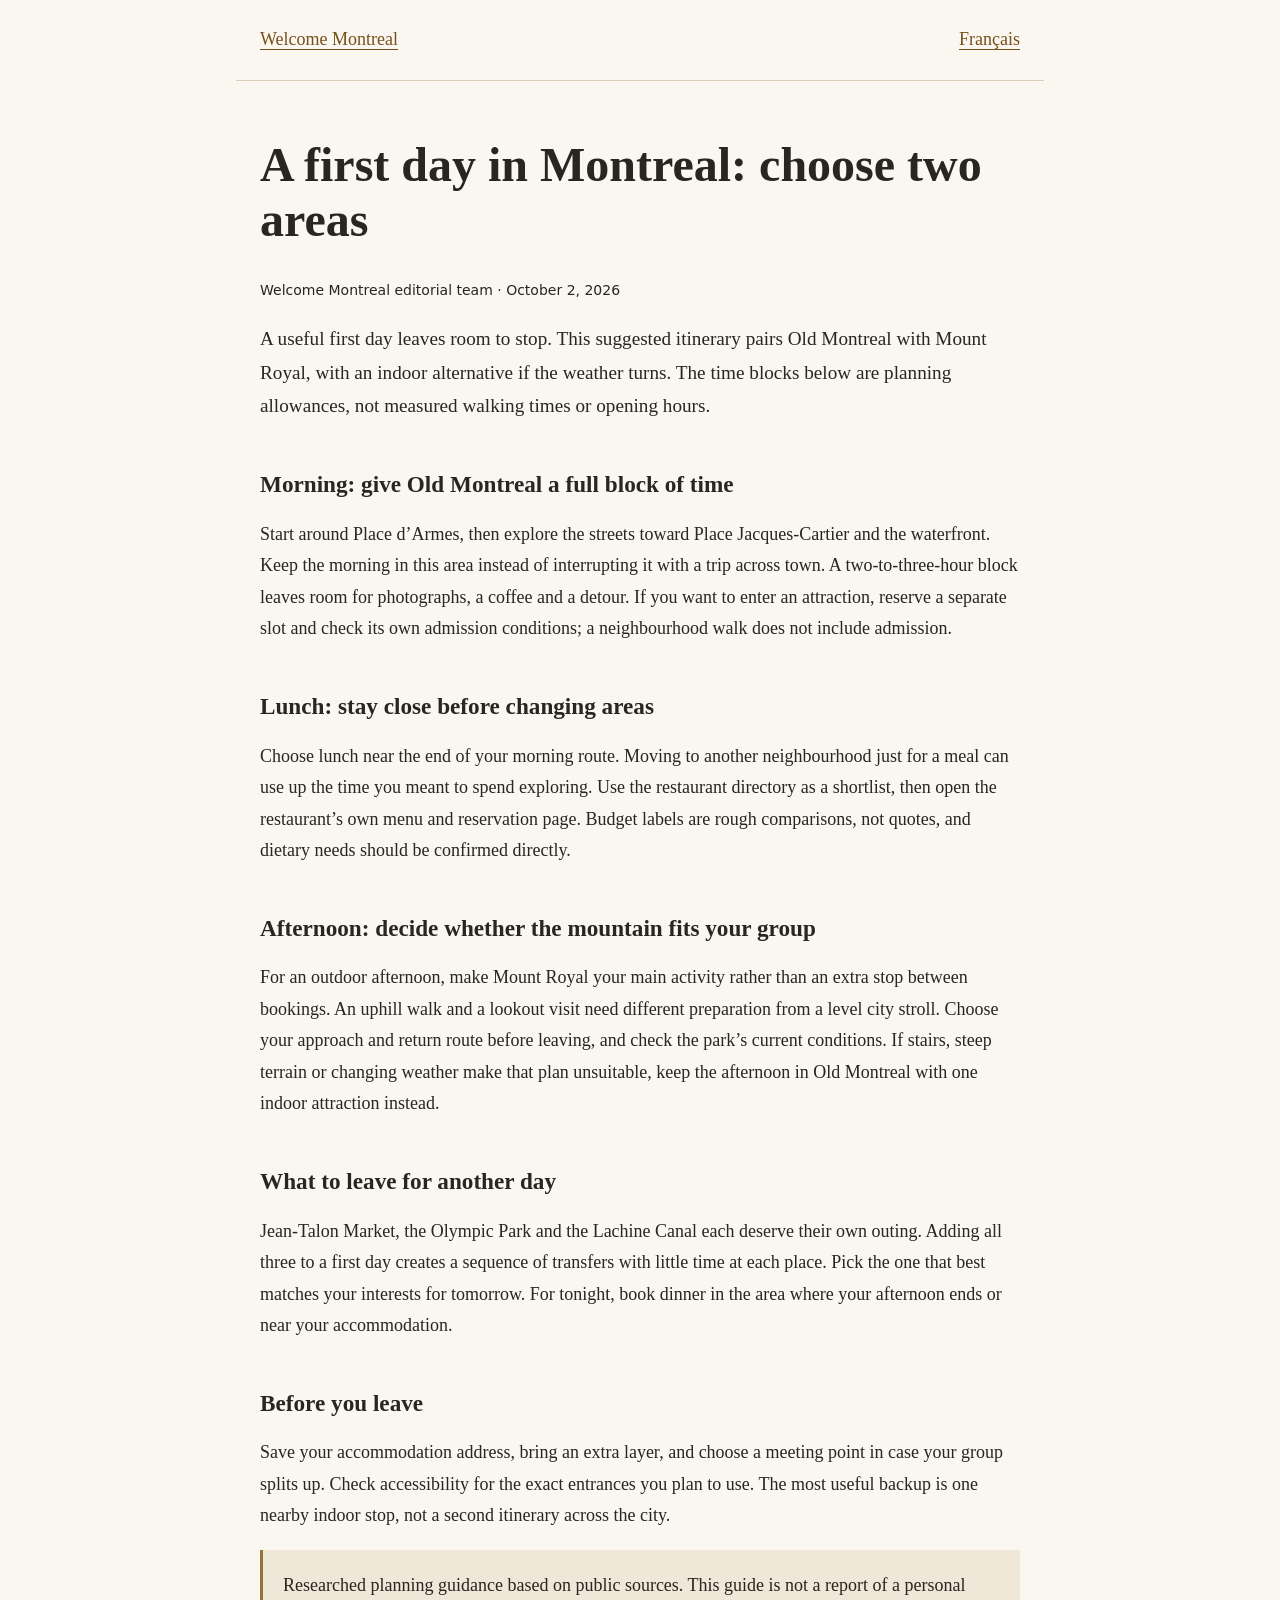
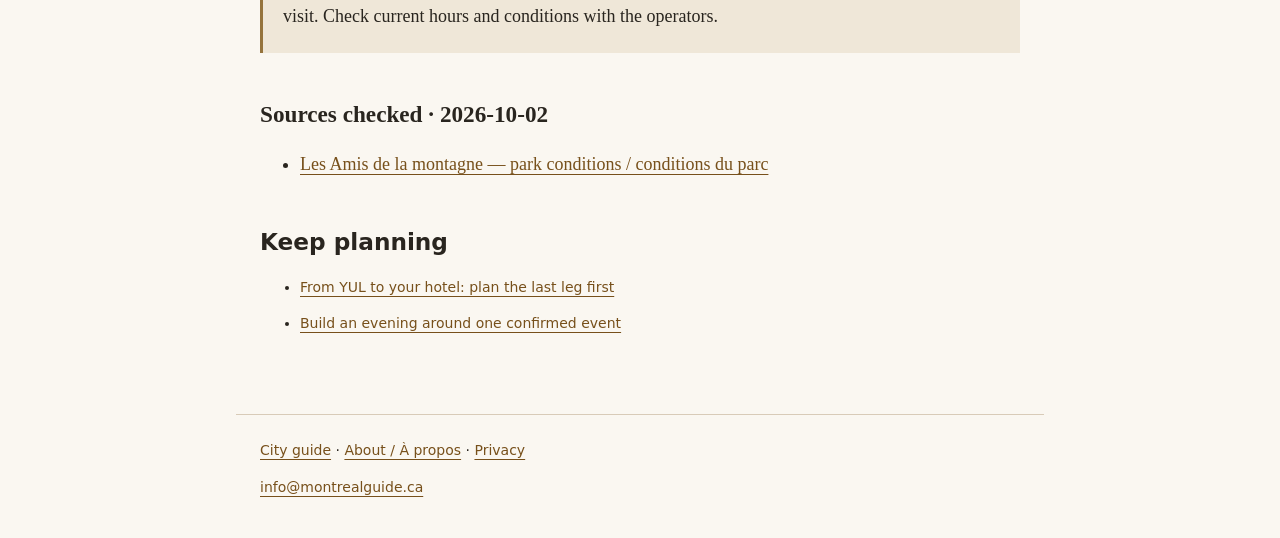
<file: guides/first-visit.html>
<!doctype html><html lang="en"><head><meta charset="utf-8"><meta name="viewport" content="width=device-width, initial-scale=1"><title>A first day in Montreal: choose two areas — Welcome Montreal</title><meta name="description" content="A first day in Montreal: choose two areas. Welcome Montreal editorial team, October 2026."><meta name="google-adsense-account" content="ca-pub-4276130467303652"><link rel="stylesheet" href="/guide.css"><link rel="canonical" href="https://montrealguide.ca/guides/first-visit.html"><link rel="alternate" hreflang="en" href="https://montrealguide.ca/guides/first-visit.html"><link rel="alternate" hreflang="fr" href="https://montrealguide.ca/guides/first-visit-fr.html"></head><body><header><a href="/">Welcome Montreal</a><a lang="fr" href="/guides/first-visit-fr.html">Français</a></header><main><h1>A first day in Montreal: choose two areas</h1><article><p class="meta">Welcome Montreal editorial team · <time datetime="2026-10-02">October 2, 2026</time></p><p class="intro">A useful first day leaves room to stop. This suggested itinerary pairs Old Montreal with Mount Royal, with an indoor alternative if the weather turns. The time blocks below are planning allowances, not measured walking times or opening hours.</p><section><h2>Morning: give Old Montreal a full block of time</h2><p>Start around Place d’Armes, then explore the streets toward Place Jacques-Cartier and the waterfront. Keep the morning in this area instead of interrupting it with a trip across town. A two-to-three-hour block leaves room for photographs, a coffee and a detour. If you want to enter an attraction, reserve a separate slot and check its own admission conditions; a neighbourhood walk does not include admission.</p></section><section><h2>Lunch: stay close before changing areas</h2><p>Choose lunch near the end of your morning route. Moving to another neighbourhood just for a meal can use up the time you meant to spend exploring. Use the restaurant directory as a shortlist, then open the restaurant’s own menu and reservation page. Budget labels are rough comparisons, not quotes, and dietary needs should be confirmed directly.</p></section><section><h2>Afternoon: decide whether the mountain fits your group</h2><p>For an outdoor afternoon, make Mount Royal your main activity rather than an extra stop between bookings. An uphill walk and a lookout visit need different preparation from a level city stroll. Choose your approach and return route before leaving, and check the park’s current conditions. If stairs, steep terrain or changing weather make that plan unsuitable, keep the afternoon in Old Montreal with one indoor attraction instead.</p></section><section><h2>What to leave for another day</h2><p>Jean-Talon Market, the Olympic Park and the Lachine Canal each deserve their own outing. Adding all three to a first day creates a sequence of transfers with little time at each place. Pick the one that best matches your interests for tomorrow. For tonight, book dinner in the area where your afternoon ends or near your accommodation.</p></section><section><h2>Before you leave</h2><p>Save your accommodation address, bring an extra layer, and choose a meeting point in case your group splits up. Check accessibility for the exact entrances you plan to use. The most useful backup is one nearby indoor stop, not a second itinerary across the city.</p></section><p class="note">Researched planning guidance based on public sources. This guide is not a report of a personal visit. Check current hours and conditions with the operators.</p><h2>Sources checked · 2026-10-02</h2><ul><li><a href="https://www.lemontroyal.qc.ca/en/conditions-and-work-done-in-mount-royal-park/1000">Les Amis de la montagne — park conditions / conditions du parc</a></li></ul></article><nav aria-label="More guides"><h2>Keep planning</h2><ul><li><a href="/guides/airport-and-transit.html">From YUL to your hotel: plan the last leg first</a></li><li><a href="/guides/evening-out.html">Build an evening around one confirmed event</a></li></ul></nav></main><footer><a href="/">City guide</a> · <a href="/about.html">About / À propos</a> · <a href="/privacy.html">Privacy</a><p><a href="mailto:info@montrealguide.ca">info@montrealguide.ca</a></p></footer></body></html>
</file>
<file: guide.css>
body{margin:0;background:#faf7f1;color:#29251f;font:18px/1.75 Georgia,serif}header,main,footer{max-width:760px;margin:auto;padding:24px}header{display:flex;justify-content:space-between;gap:24px;border-bottom:1px solid #d8cbb8}a{color:#77501b;text-underline-offset:4px}h1{font-size:clamp(2rem,6vw,3rem);line-height:1.15}h2{font-size:1.45rem;line-height:1.3;margin-top:2em}.meta,nav,footer{font:14px/1.7 system-ui,sans-serif}.intro{font-size:1.2rem}.note{background:#efe7d8;padding:20px;border-left:3px solid #95733c}footer{border-top:1px solid #d8cbb8;margin-top:40px}li{margin:12px 0}a:focus-visible{outline:3px solid #77501b;outline-offset:4px}
</file>
